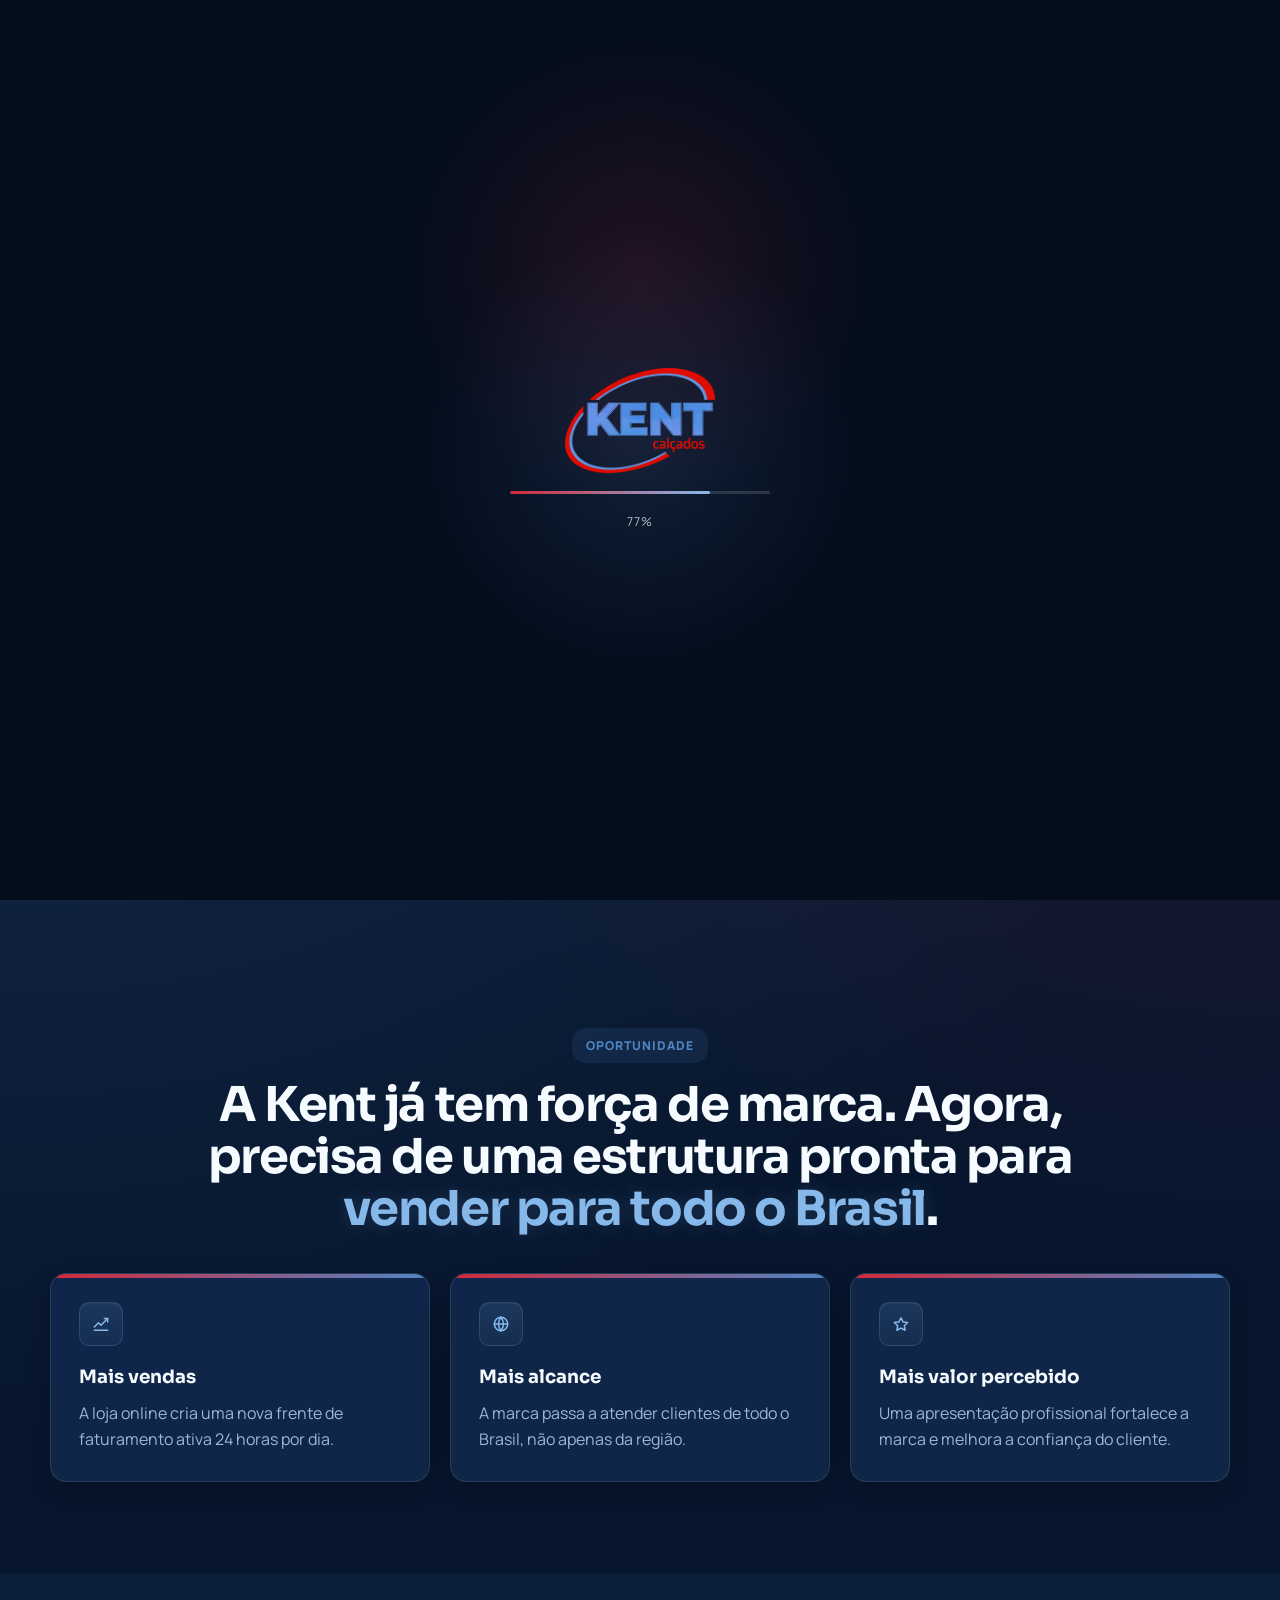
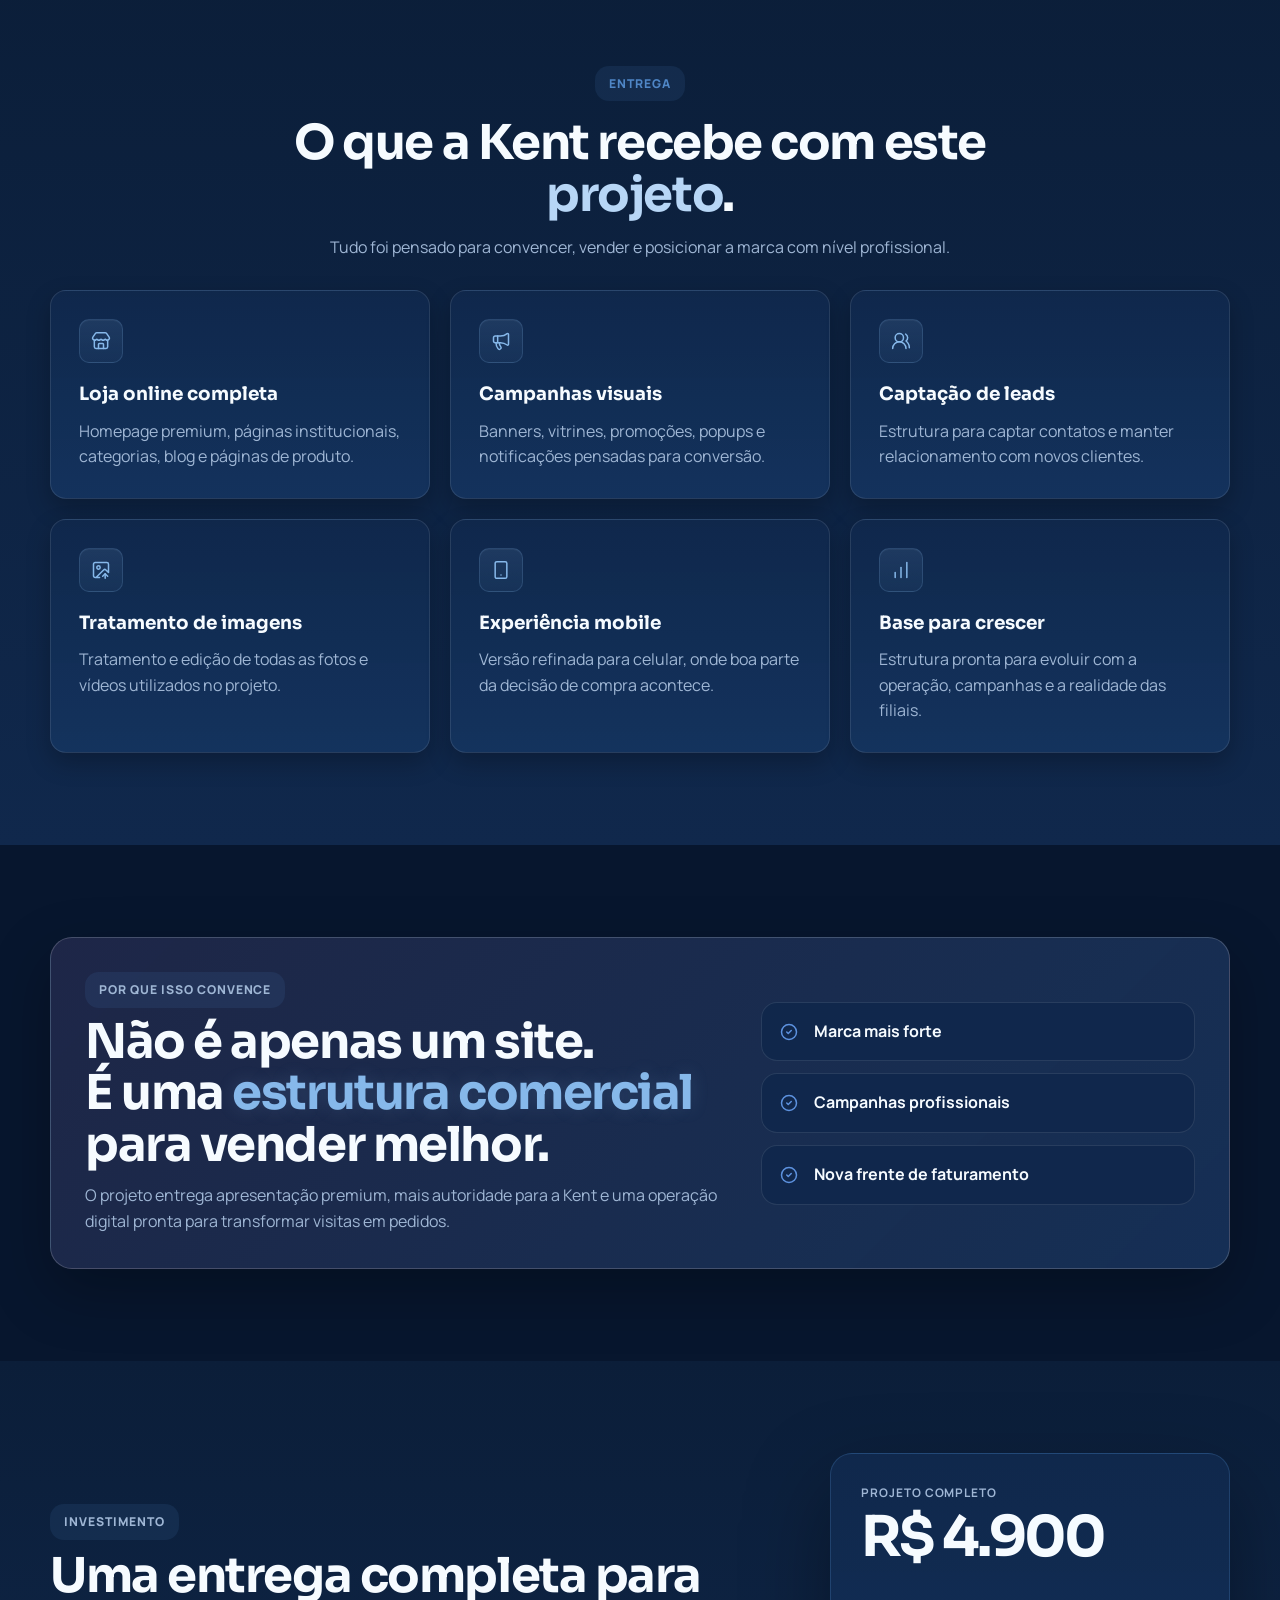
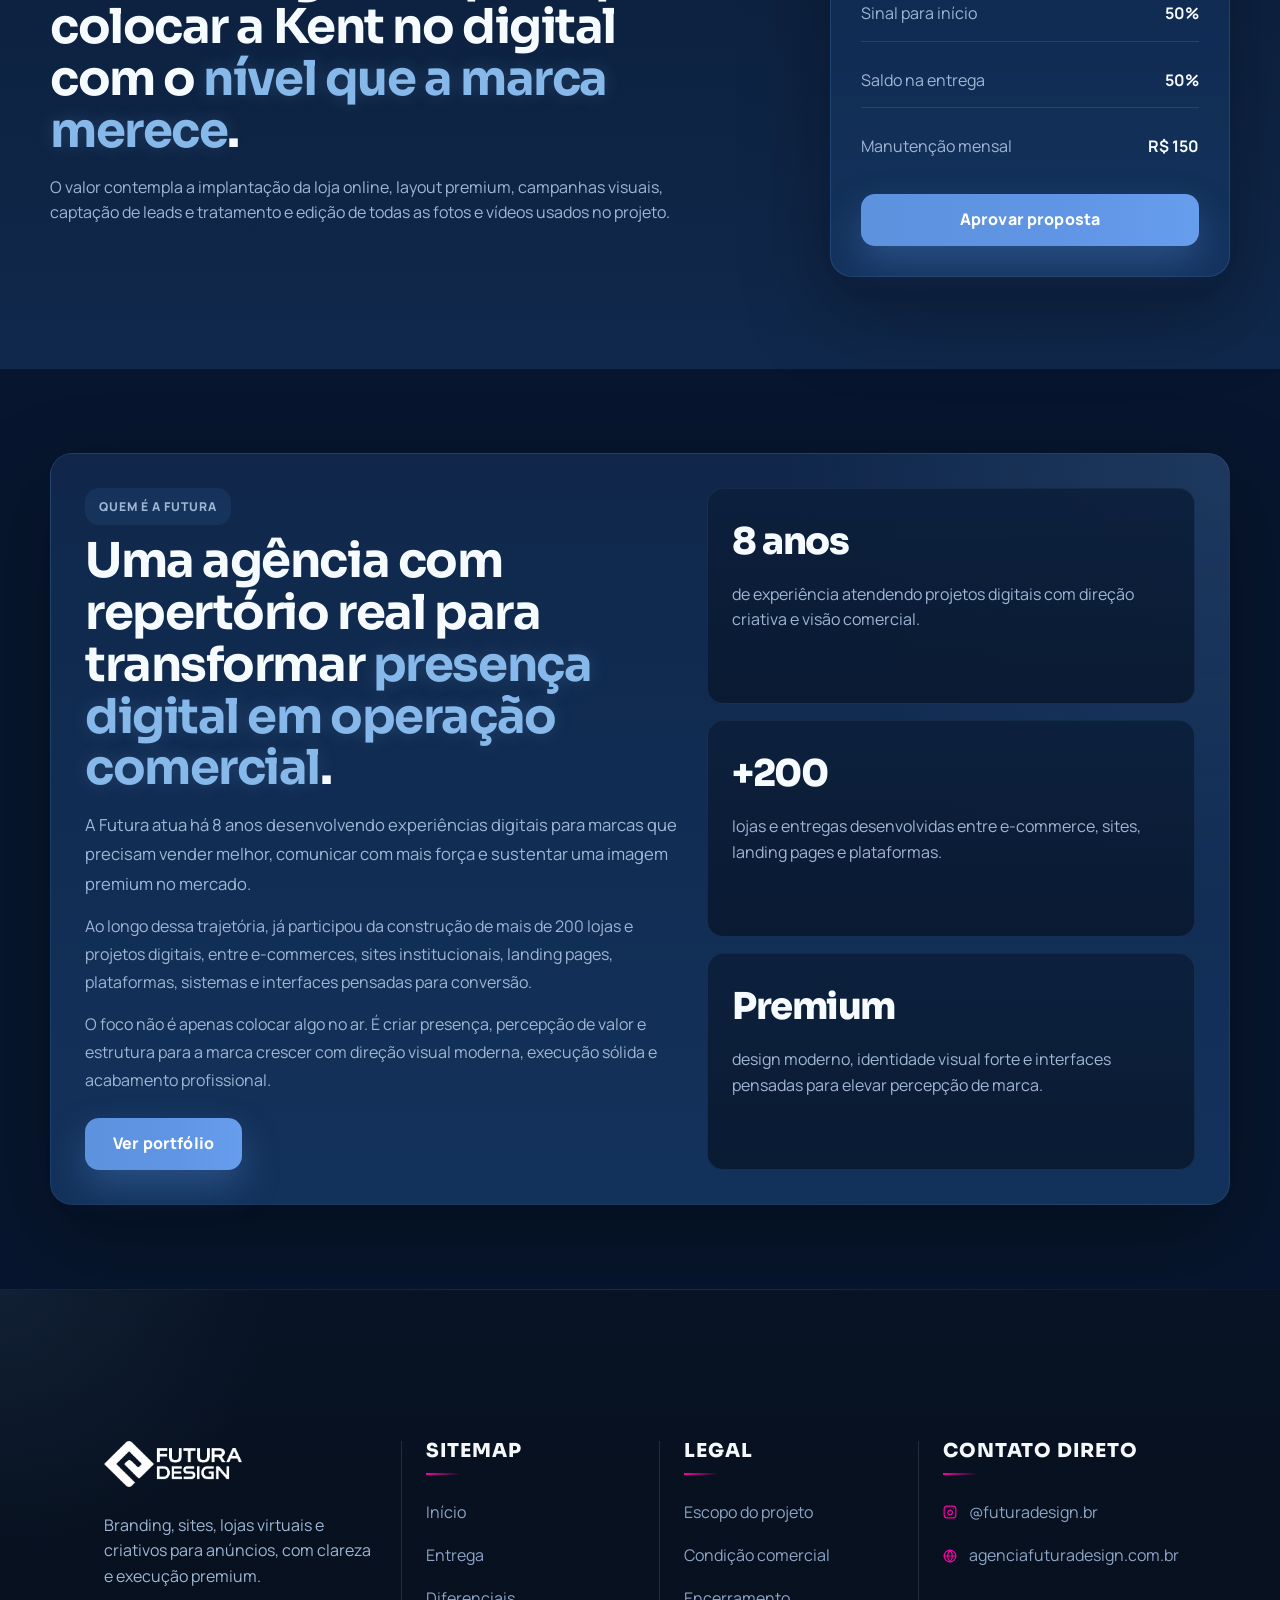
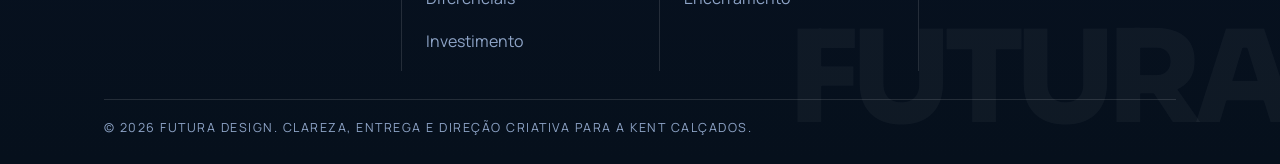
<file: index.html>
<!DOCTYPE html>
<html lang="pt-BR" data-theme="dark">
  <head>
    <meta charset="UTF-8" />
    <meta name="viewport" content="width=device-width, initial-scale=1.0" />
    <title>Kent Calçados • Proposta de Loja Online</title>
    <meta
      name="description"
      content="Proposta comercial da Futura para a criação do e-commerce da Kent Calçados, com estrutura premium para vender em todo o Brasil."
    />
    <link rel="icon" type="image/png" href="assets/logos/logokp.png" />
    <link rel="preconnect" href="https://fonts.googleapis.com" />
    <link rel="preconnect" href="https://fonts.gstatic.com" crossorigin />
    <link
      href="https://fonts.googleapis.com/css2?family=Manrope:wght@400;500;600;700;800&family=Sora:wght@600;700;800&display=swap"
      rel="stylesheet"
    />
    <link rel="stylesheet" href="styles.css" />
  </head>
  <body>
    <div class="page-loader" data-page-loader role="status" aria-live="polite" aria-label="Carregando proposta da Kent Calçados">
      <div class="page-loader-core" aria-hidden="true">
        <img class="page-loader-logo" data-loader-logo src="assets/logos/logokp.png" alt="" />
        <div class="page-loader-progress" aria-hidden="true">
          <span class="page-loader-progress-fill" data-loader-progress></span>
        </div>
        <p class="page-loader-progress-value" data-loader-progress-value>0%</p>
      </div>
    </div>

    <header class="hero" id="topo">
      <nav class="topbar container">
        <div class="brand">
          <img id="logo-img" class="brand-logo" src="assets/logos/logokp.png" alt="Logo Kent Calçados" width="220" height="60" />
        </div>
        <button
          class="mobile-menu-btn"
          type="button"
          aria-label="Abrir menu"
          aria-expanded="false"
          aria-controls="mobile-nav"
          data-mobile-menu-toggle
        >
          <svg viewBox="0 0 24 24" role="img" focusable="false" aria-hidden="true">
            <line x1="4" y1="7" x2="20" y2="7"></line>
            <line x1="4" y1="12" x2="20" y2="12"></line>
            <line x1="4" y1="17" x2="20" y2="17"></line>
          </svg>
        </button>
        <div class="topbar-actions">
          <a class="btn btn-outline" href="#entrega">Ver entrega</a>
        </div>
      </nav>

      <nav class="mobile-nav container" id="mobile-nav" hidden aria-label="Menu mobile">
        <a class="mobile-nav-link" href="#oportunidade" data-mobile-nav-link>Oportunidade</a>
        <a class="mobile-nav-link" href="#entrega" data-mobile-nav-link>Entrega</a>
        <a class="mobile-nav-link" href="#investimento" data-mobile-nav-link>Investimento</a>
      </nav>
      <div class="container hero-content">
        <div class="hero-copy">
          <p class="tag">Proposta comercial • Kent Calçados</p>
          <h1>A Kent pode transformar sua força local em <span class="text-highlight">vendas online para todo o Brasil</span>.</h1>
          <p class="subtitle">
            A proposta é simples: criar uma <span class="text-highlight-soft">loja online premium</span>, profissional e pronta para vender todos os dias, com aparência forte, campanhas bem apresentadas e uma experiência que valoriza a marca.
          </p>
          <div class="hero-cta">
            <a class="btn" href="#oportunidade">Ver oportunidade</a>
            <a class="btn btn-soft" href="#investimento">Ver investimento</a>
          </div>
        </div>
        <div class="hero-media" aria-hidden="true">
          <div class="proposal-preview">
            <div class="proposal-preview-header">
              <span class="proposal-preview-kicker">Resultado esperado</span>
              <strong>Uma <span class="text-highlight">operação digital</span> que vende, valoriza a marca e escala o faturamento.</strong>
            </div>
            <div class="proposal-preview-grid">
              <article>
                <span>24h</span>
                <h3>Venda contínua</h3>
                <p>A loja segue ativa mesmo quando o atendimento para.</p>
              </article>
              <article>
                <span>BR</span>
                <h3>Escala nacional</h3>
                <p>A Kent deixa de vender só localmente e amplia seu alcance.</p>
              </article>
              <article>
                <span>+</span>
                <h3>Mais valor</h3>
                <p>Layout premium e melhor percepção da marca.</p>
              </article>
              <article>
                <span>ROI</span>
                <h3>Mais conversão</h3>
                <p>Campanhas, vitrines e gatilhos pensados para vender.</p>
              </article>
            </div>
          </div>
        </div>
      </div>
    </header>

    <main>
      <section class="section container" id="oportunidade">
        <div class="section-heading">
          <p class="section-kicker">Oportunidade</p>
          <h2>A Kent já tem força de marca. Agora, precisa de uma estrutura pronta para <span class="text-highlight">vender para todo o Brasil</span>.</h2>
        </div>

        <div class="grid grid-3 summary-grid">
          <article class="card summary-card">
            <span class="card-icon" aria-hidden="true">
              <svg viewBox="0 0 24 24" focusable="false"><path d="M4 15.5 9 10.5l3 3 8-8"></path><path d="M16 5.5h4v4"></path><path d="M4 19.5h16"></path></svg>
            </span>
            <h3>Mais vendas</h3>
            <p>A loja online cria uma nova frente de faturamento ativa 24 horas por dia.</p>
          </article>
          <article class="card summary-card">
            <span class="card-icon" aria-hidden="true">
              <svg viewBox="0 0 24 24" focusable="false"><circle cx="12" cy="12" r="8"></circle><path d="M4 12h16"></path><path d="M12 4a12.4 12.4 0 0 1 0 16"></path><path d="M12 4a12.4 12.4 0 0 0 0 16"></path></svg>
            </span>
            <h3>Mais alcance</h3>
            <p>A marca passa a atender clientes de todo o Brasil, não apenas da região.</p>
          </article>
          <article class="card summary-card">
            <span class="card-icon" aria-hidden="true">
              <svg viewBox="0 0 24 24" focusable="false"><path d="M12 4.5 14.47 9.5 20 10.3l-4 3.9.94 5.3L12 16.9l-4.94 2.6.94-5.3-4-3.9 5.53-.8Z"></path></svg>
            </span>
            <h3>Mais valor percebido</h3>
            <p>Uma apresentação profissional fortalece a marca e melhora a confiança do cliente.</p>
          </article>
        </div>
      </section>

      <section class="section section-accent" id="entrega">
        <div class="container">
          <div class="section-heading section-heading--compact">
            <p class="section-kicker">Entrega</p>
            <h2>O que a Kent recebe com este <span class="text-highlight-soft">projeto</span>.</h2>
            <p class="section-lead">Tudo foi pensado para convencer, vender e posicionar a marca com nível profissional.</p>
          </div>

          <div class="grid grid-3 deliver-grid">
            <article class="card deliver-card">
              <span class="card-icon" aria-hidden="true">
                <svg class="lucide lucide-store" xmlns="http://www.w3.org/2000/svg" width="24" height="24" viewBox="0 0 24 24" fill="none" stroke="currentColor" stroke-width="2" stroke-linecap="round" stroke-linejoin="round" focusable="false"><path d="M15 21v-5a1 1 0 0 0-1-1h-4a1 1 0 0 0-1 1v5"></path><path d="M17.774 10.31a1.12 1.12 0 0 0-1.549 0 2.5 2.5 0 0 1-3.451 0 1.12 1.12 0 0 0-1.548 0 2.5 2.5 0 0 1-3.452 0 1.12 1.12 0 0 0-1.549 0 2.5 2.5 0 0 1-3.77-3.248l2.889-4.184A2 2 0 0 1 7 2h10a2 2 0 0 1 1.653.873l2.895 4.192a2.5 2.5 0 0 1-3.774 3.244"></path><path d="M4 10.95V19a2 2 0 0 0 2 2h12a2 2 0 0 0 2-2v-8.05"></path></svg>
              </span>
              <h3>Loja online completa</h3>
              <p>Homepage premium, páginas institucionais, categorias, blog e páginas de produto.</p>
            </article>
            <article class="card deliver-card">
              <span class="card-icon" aria-hidden="true">
                <svg class="lucide lucide-megaphone" xmlns="http://www.w3.org/2000/svg" width="24" height="24" viewBox="0 0 24 24" fill="none" stroke="currentColor" stroke-width="2" stroke-linecap="round" stroke-linejoin="round" focusable="false"><path d="M11 6a13 13 0 0 0 8.4-2.8A1 1 0 0 1 21 4v12a1 1 0 0 1-1.6.8A13 13 0 0 0 11 14H5a2 2 0 0 1-2-2V8a2 2 0 0 1 2-2z"></path><path d="M6 14a12 12 0 0 0 2.4 7.2 2 2 0 0 0 3.2-2.4A8 8 0 0 1 10 14"></path><path d="M8 6v8"></path></svg>
              </span>
              <h3>Campanhas visuais</h3>
              <p>Banners, vitrines, promoções, popups e notificações pensadas para conversão.</p>
            </article>
            <article class="card deliver-card">
              <span class="card-icon" aria-hidden="true">
                <svg class="lucide lucide-users-round" xmlns="http://www.w3.org/2000/svg" width="24" height="24" viewBox="0 0 24 24" fill="none" stroke="currentColor" stroke-width="2" stroke-linecap="round" stroke-linejoin="round" focusable="false"><path d="M18 21a8 8 0 0 0-16 0"></path><circle cx="10" cy="8" r="5"></circle><path d="M22 20c0-3.37-2-6.5-4-8a5 5 0 0 0-.45-8.3"></path></svg>
              </span>
              <h3>Captação de leads</h3>
              <p>Estrutura para captar contatos e manter relacionamento com novos clientes.</p>
            </article>
            <article class="card deliver-card">
              <span class="card-icon" aria-hidden="true">
                <svg class="lucide lucide-image-up" xmlns="http://www.w3.org/2000/svg" width="24" height="24" viewBox="0 0 24 24" fill="none" stroke="currentColor" stroke-width="2" stroke-linecap="round" stroke-linejoin="round" focusable="false"><path d="M10.3 21H5a2 2 0 0 1-2-2V5a2 2 0 0 1 2-2h14a2 2 0 0 1 2 2v10l-3.1-3.1a2 2 0 0 0-2.814.014L6 21"></path><path d="m14 19.5 3-3 3 3"></path><path d="M17 22v-5.5"></path><circle cx="9" cy="9" r="2"></circle></svg>
              </span>
              <h3>Tratamento de imagens</h3>
              <p>Tratamento e edição de todas as fotos e vídeos utilizados no projeto.</p>
            </article>
            <article class="card deliver-card">
              <span class="card-icon" aria-hidden="true">
                <svg class="lucide lucide-smartphone" xmlns="http://www.w3.org/2000/svg" width="24" height="24" viewBox="0 0 24 24" fill="none" stroke="currentColor" stroke-width="2" stroke-linecap="round" stroke-linejoin="round" focusable="false"><rect width="14" height="20" x="5" y="2" rx="2" ry="2"></rect><path d="M12 18h.01"></path></svg>
              </span>
              <h3>Experiência mobile</h3>
              <p>Versão refinada para celular, onde boa parte da decisão de compra acontece.</p>
            </article>
            <article class="card deliver-card">
              <span class="card-icon" aria-hidden="true">
                <svg class="lucide lucide-chart-no-axes-column-increasing" xmlns="http://www.w3.org/2000/svg" width="24" height="24" viewBox="0 0 24 24" fill="none" stroke="currentColor" stroke-width="2" stroke-linecap="round" stroke-linejoin="round" focusable="false"><path d="M5 21v-6"></path><path d="M12 21V9"></path><path d="M19 21V3"></path></svg>
              </span>
              <h3>Base para crescer</h3>
              <p>Estrutura pronta para evoluir com a operação, campanhas e a realidade das filiais.</p>
            </article>
          </div>
        </div>
      </section>

      <section class="section container" id="diferenciais">
        <div class="cta-band">
          <div>
            <p class="section-kicker">Por que isso convence</p>
            <h2>Não é apenas <span class="mobile-second-line">um site.</span><br class="desktop-break">É uma <span class="text-highlight">estrutura comercial</span> para vender melhor.</h2>
            <p>
              O projeto entrega apresentação premium, mais autoridade para a Kent e uma operação digital pronta para transformar visitas em pedidos.
            </p>
          </div>
          <ul class="cta-points">
            <li>Marca mais forte</li>
            <li>Campanhas profissionais</li>
            <li>Nova frente de faturamento</li>
          </ul>
        </div>
      </section>

      <section class="section section-accent" id="investimento">
        <div class="container investment-wrap">
          <div class="investment-copy">
            <p class="section-kicker">Investimento</p>
            <h2>Uma entrega completa para colocar a Kent no digital com o <span class="text-highlight">nível que a marca merece</span>.</h2>
            <p>
              O valor contempla a implantação da loja online, layout premium, campanhas visuais, captação de leads e tratamento e edição de todas as fotos e vídeos usados no projeto.
            </p>
          </div>

          <div class="investment-card">
            <div class="investment-price">
              <span>Projeto completo</span>
              <strong>R$ 4.900</strong>
            </div>
            <ul class="investment-list">
              <li><span>Sinal para início</span><strong>50%</strong></li>
              <li><span>Saldo na entrega</span><strong>50%</strong></li>
              <li><span>Manutenção mensal</span><strong>R$ 150</strong></li>
            </ul>
            <a class="btn investment-btn" href="#rodape-kent">Aprovar proposta</a>
          </div>
        </div>
      </section>

      <section class="section container futura-section" id="futura">
        <div class="futura-panel">
          <div class="futura-copy">
            <p class="section-kicker">Quem é a Futura</p>
            <h2>Uma agência com repertório real para transformar <span class="text-highlight">presença digital em operação comercial</span>.</h2>
            <p class="futura-lead">A Futura atua há 8 anos desenvolvendo experiências digitais para marcas que precisam vender melhor, comunicar com mais força e sustentar uma imagem premium no mercado.</p>
            <p>Ao longo dessa trajetória, já participou da construção de mais de 200 lojas e projetos digitais, entre e-commerces, sites institucionais, landing pages, plataformas, sistemas e interfaces pensadas para conversão.</p>
            <p>O foco não é apenas colocar algo no ar. É criar presença, percepção de valor e estrutura para a marca crescer com direção visual moderna, execução sólida e acabamento profissional.</p>
            <div class="futura-cta">
              <a class="btn" href="https://agenciafuturadesign.com.br" target="_blank" rel="noreferrer noopener">Ver portfólio</a>
            </div>
          </div>

          <div class="futura-proof" aria-label="Credenciais da Futura">
            <article class="futura-stat-card">
              <span class="futura-stat-value">8 anos</span>
              <p class="futura-stat-label">de experiência atendendo projetos digitais com direção criativa e visão comercial.</p>
            </article>
            <article class="futura-stat-card">
              <span class="futura-stat-value">+200</span>
              <p class="futura-stat-label">lojas e entregas desenvolvidas entre e-commerce, sites, landing pages e plataformas.</p>
            </article>
            <article class="futura-stat-card">
              <span class="futura-stat-value">Premium</span>
              <p class="futura-stat-label">design moderno, identidade visual forte e interfaces pensadas para elevar percepção de marca.</p>
            </article>
          </div>
        </div>
      </section>
    </main>

    <footer class="footer" id="rodape-kent">
      <div class="container footer-shell">
        <div class="footer-grid">
          <section class="footer-brand-column" aria-label="Futura Design">
            <img class="footer-agency-logo" src="assets/logos/logofb.png" alt="Futura Design" />
            <p class="footer-tagline">Branding, sites, lojas virtuais e criativos para anúncios, com clareza e execução premium.</p>
          </section>

          <nav class="footer-column" aria-label="Sitemap">
            <p class="footer-heading">Sitemap</p>
            <a class="footer-link" href="#topo">Início</a>
            <a class="footer-link" href="#entrega">Entrega</a>
            <a class="footer-link" href="#diferenciais">Diferenciais</a>
            <a class="footer-link" href="#investimento">Investimento</a>
          </nav>

          <section class="footer-column" aria-label="Proposta">
            <p class="footer-heading">Legal</p>
            <a class="footer-link" href="#entrega">Escopo do projeto</a>
            <a class="footer-link" href="#investimento">Condição comercial</a>
            <a class="footer-link" href="#rodape-kent">Encerramento</a>
          </section>

          <section class="footer-column footer-column--contact" aria-label="Contato direto">
            <p class="footer-heading">Contato direto</p>
            <a class="footer-link footer-link--contact" href="https://instagram.com/futuradesign.br" target="_blank" rel="noreferrer noopener">
              <span class="footer-link-icon" aria-hidden="true">
                <svg viewBox="0 0 24 24" focusable="false"><rect x="2" y="2" width="20" height="20" rx="5" ry="5"></rect><path d="M16 11.37a4 4 0 1 1-7.75 1.26 4 4 0 0 1 7.75-1.26z"></path><path d="M17.5 6.5h.01"></path></svg>
              </span>
              <span>@futuradesign.br</span>
            </a>
            <a class="footer-link footer-link--contact" href="https://agenciafuturadesign.com.br" target="_blank" rel="noreferrer noopener">
              <span class="footer-link-icon" aria-hidden="true">
                <svg viewBox="0 0 24 24" focusable="false"><circle cx="12" cy="12" r="10"></circle><path d="M2 12h20"></path><path d="M12 2a15.3 15.3 0 0 1 4 10 15.3 15.3 0 0 1-4 10 15.3 15.3 0 0 1-4-10 15.3 15.3 0 0 1 4-10z"></path></svg>
              </span>
              <span>agenciafuturadesign.com.br</span>
            </a>
          </section>
        </div>
        <div class="footer-bottom">
          <p>© 2026 FUTURA DESIGN. Clareza, entrega e direção criativa para a Kent Calçados.</p>
        </div>
      </div>
    </footer>

    <script src="script.js"></script>
  </body>
</html>
</file>
<file: styles.css>
:root {
  --bg: #07162e;
  --bg-strong: #040d1c;
  --surface: rgba(12, 31, 60, 0.88);
  --surface-strong: #10284c;
  --surface-soft: #14345f;
  --text: #dbe9fb;
  --text-heading: #f6fbff;
  --muted: #9fb6d4;
  --primary: #d62839;
  --primary-dark: #8f1020;
  --primary-light: #ef4456;
  --secondary: #4f86c6;
  --secondary-soft: #86b8ea;
  --line: rgba(255, 255, 255, 0.1);
  --line-strong: rgba(255, 255, 255, 0.18);
  --hero-glow-1: rgba(214, 40, 57, 0.22);
  --hero-glow-2: rgba(105, 170, 241, 0.2);
  --section-accent-bg: linear-gradient(180deg, #0b1e39 0%, #10284c 100%);
  --accent-gradient: linear-gradient(135deg, var(--primary) 0%, var(--secondary) 100%);
  --cta-gradient: linear-gradient(90deg, #5d92df 0%, #5f95e4 58%, #679ded 100%);
  --shadow-sm: 0 10px 24px rgba(0, 0, 0, 0.24);
  --shadow-md: 0 22px 60px rgba(0, 0, 0, 0.28);
  --shadow-lg: 0 32px 84px rgba(0, 0, 0, 0.34);
  --radius-sm: 10px;
  --radius-md: 16px;
  --radius-lg: 22px;
}

* {
  box-sizing: border-box;
}

html {
  scroll-behavior: smooth;
  overflow-x: hidden;
}

body {
  margin: 0;
  min-width: 320px;
  overflow-x: hidden;
  background:
    radial-gradient(circle at top left, var(--hero-glow-2) 0%, transparent 28%),
    radial-gradient(circle at top right, var(--hero-glow-1) 0%, transparent 24%),
    var(--bg);
  color: var(--text);
  font-family: "Manrope", "Segoe UI", sans-serif;
  line-height: 1.6;
}

body.is-loading {
  overflow: hidden;
}

button,
a {
  font: inherit;
}

img {
  max-width: 100%;
  display: block;
}

button {
  border: 0;
  background: none;
}

.container {
  width: min(1180px, calc(100vw - 40px));
  margin: 0 auto;
}

.page-loader {
  --loader-progress: 0%;
  position: fixed;
  inset: 0;
  z-index: 999;
  display: grid;
  place-items: center;
  background:
    radial-gradient(circle at center, rgba(79, 134, 198, 0.16) 0%, transparent 28%),
    radial-gradient(circle at 50% 30%, rgba(214, 40, 57, 0.14) 0%, transparent 26%),
    var(--bg-strong);
  transition: opacity 0.8s cubic-bezier(0.22, 1, 0.36, 1), visibility 0.8s cubic-bezier(0.22, 1, 0.36, 1);
}

.page-loader.is-hidden {
  opacity: 0;
  visibility: hidden;
  pointer-events: none;
}

.page-loader-core {
  width: min(260px, 78vw);
  display: grid;
  gap: 18px;
  place-items: center;
  transform: translateY(0) scale(1);
  transition: transform 0.8s cubic-bezier(0.22, 1, 0.36, 1), opacity 0.8s cubic-bezier(0.22, 1, 0.36, 1);
}

.page-loader.is-hidden .page-loader-core {
  opacity: 0;
  transform: translateY(12px) scale(0.97);
}

.page-loader-logo {
  width: clamp(110px, 16vw, 150px);
  animation: pulse 1.5s ease-in-out infinite;
}

.page-loader-progress {
  width: 100%;
  height: 3px;
  border-radius: 999px;
  background: rgba(255, 255, 255, 0.14);
  overflow: hidden;
}

.page-loader-progress-fill {
  display: block;
  width: var(--loader-progress);
  height: 100%;
  border-radius: inherit;
  background: linear-gradient(90deg, var(--primary), var(--secondary-soft));
  transition: width 0.12s linear;
}

.page-loader-progress-value {
  margin: 0;
  color: rgba(255, 255, 255, 0.72);
  font-size: 0.76rem;
  letter-spacing: 0.08em;
  text-transform: uppercase;
}

.hero {
  position: relative;
  overflow: clip;
  padding-bottom: 34px;
}

.hero::before,
.hero::after {
  content: none;
}

.topbar {
  position: relative;
  z-index: 5;
  display: flex;
  align-items: center;
  justify-content: space-between;
  gap: 16px;
  padding: 24px 0 10px;
}

.brand {
  display: flex;
  align-items: center;
}

.brand-logo {
  height: 64px;
  width: auto;
  max-width: 240px;
  object-fit: contain;
}

.topbar-actions {
  display: flex;
  align-items: center;
  gap: 10px;
}

.mobile-menu-btn {
  color: var(--text-heading);
}

.mobile-menu-btn {
  display: none;
  align-items: center;
  justify-content: center;
  width: 48px;
  height: 48px;
  border-radius: var(--radius-sm);
  border: 1px solid var(--line);
  background: color-mix(in srgb, var(--surface) 88%, transparent);
  box-shadow: var(--shadow-sm);
  cursor: pointer;
}

.mobile-menu-btn svg {
  width: 20px;
  height: 20px;
  stroke: currentColor;
  fill: none;
  stroke-width: 2;
  stroke-linecap: round;
  stroke-linejoin: round;
}

.mobile-menu-btn.is-open {
  border-color: var(--primary);
  color: var(--primary);
}

.mobile-nav {
  display: none;
  position: relative;
  z-index: 4;
}

.mobile-nav.is-open {
  display: grid;
  gap: 10px;
  margin-top: 10px;
  padding: 16px;
  border-radius: var(--radius-md);
  border: 1px solid var(--line);
  background: color-mix(in srgb, var(--surface-strong) 92%, transparent);
  box-shadow: var(--shadow-md);
}

.mobile-nav-link {
  padding: 11px 14px;
  border-radius: var(--radius-sm);
  text-decoration: none;
  color: var(--text-heading);
  font-weight: 700;
}

.mobile-nav-link:hover,
.mobile-nav-link:focus-visible {
  background: var(--surface-soft);
  color: var(--primary);
}

.hero-content {
  position: relative;
  z-index: 2;
  display: grid;
  grid-template-columns: minmax(0, 1.04fr) minmax(320px, 0.96fr);
  gap: 34px;
  align-items: center;
  min-height: calc(100svh - 96px);
  padding: 44px 0 84px;
}

.hero-copy {
  max-width: 660px;
}

.tag,
.section-kicker {
  display: inline-flex;
  align-items: center;
  gap: 8px;
  margin: 0 0 16px;
  padding: 8px 14px;
  border-radius: 14px;
  background: rgba(79, 134, 198, 0.12);
  color: var(--secondary);
  font-size: 0.76rem;
  font-weight: 800;
  letter-spacing: 0.08em;
  text-transform: uppercase;
}

h1,
h2,
h3 {
  margin: 0;
  color: var(--text-heading);
  font-family: "Sora", "Segoe UI", sans-serif;
}

.text-highlight,
.text-highlight-soft {
  color: var(--secondary-soft);
}

.text-highlight {
  text-shadow: 0 0 18px rgba(134, 184, 234, 0.18);
}

.text-highlight-soft {
  color: #b7d6f6;
}

h1 {
  font-size: clamp(2.5rem, 5vw, 4.7rem);
  line-height: 0.98;
  letter-spacing: -0.04em;
  max-width: 11ch;
}

.subtitle {
  margin: 20px 0 0;
  max-width: 620px;
  font-size: 1.08rem;
  color: var(--muted);
}

.hero-cta {
  display: flex;
  flex-wrap: wrap;
  gap: 14px;
  margin-top: 30px;
}

.btn {
  display: inline-flex;
  align-items: center;
  justify-content: center;
  position: relative;
  overflow: hidden;
  isolation: isolate;
  min-height: 52px;
  padding: 0 28px;
  border-radius: 14px;
  text-decoration: none;
  background: var(--cta-gradient);
  color: #ffffff;
  font-weight: 800;
  letter-spacing: 0.01em;
  box-shadow: 0 16px 36px rgba(86, 137, 212, 0.34);
  transition: transform 0.22s ease, box-shadow 0.22s ease, border-color 0.22s ease, color 0.22s ease, background 0.22s ease;
}

.btn::after {
  content: "";
  position: absolute;
  top: -55%;
  bottom: -55%;
  left: -42%;
  width: 46%;
  background: linear-gradient(90deg, rgba(255, 255, 255, 0) 0%, rgba(255, 255, 255, 0.08) 18%, rgba(255, 255, 255, 0.38) 50%, rgba(255, 255, 255, 0.08) 82%, rgba(255, 255, 255, 0) 100%);
  filter: blur(14px);
  transform: translateX(-220%) skewX(-20deg);
  animation: button-sheen 6.8s ease-in-out infinite;
  animation-play-state: paused;
  opacity: 0;
  pointer-events: none;
}

body.page-ready .btn::after {
  animation-play-state: running;
}

.btn:hover,
.btn:focus-visible {
  transform: translateY(-2px);
  box-shadow: 0 22px 40px rgba(86, 137, 212, 0.42);
}

.btn-outline,
.btn-soft {
  background: transparent;
  color: var(--text-heading);
  border: 1px solid var(--line);
  box-shadow: var(--shadow-sm);
}

.btn-outline::after,
.btn-soft::after {
  content: none;
}

.btn-outline:hover,
.btn-outline:focus-visible,
.btn-soft:hover,
.btn-soft:focus-visible {
  color: var(--primary);
  border-color: rgba(214, 40, 57, 0.28);
  box-shadow: var(--shadow-md);
}

.hero-media {
  display: flex;
  justify-content: flex-end;
}

.proposal-preview {
  width: min(100%, 540px);
  padding: 26px;
  border-radius: var(--radius-lg);
  border: 1px solid var(--line);
  background: linear-gradient(180deg, color-mix(in srgb, var(--surface-strong) 96%, transparent) 0%, color-mix(in srgb, var(--surface) 98%, transparent) 100%);
  box-shadow: var(--shadow-lg);
  backdrop-filter: blur(14px);
}

.proposal-preview-header {
  display: grid;
  gap: 8px;
  margin-bottom: 18px;
}

.proposal-preview-kicker {
  color: var(--primary);
  font-size: 0.74rem;
  font-weight: 800;
  letter-spacing: 0.08em;
  text-transform: uppercase;
}

.proposal-preview-header strong {
  font-size: 1.34rem;
  line-height: 1.22;
  color: var(--text-heading);
}

.proposal-preview-grid {
  display: grid;
  grid-template-columns: repeat(2, minmax(0, 1fr));
  gap: 14px;
}

.proposal-preview-grid article {
  min-height: 150px;
  padding: 18px;
  border-radius: var(--radius-md);
  background: linear-gradient(180deg, var(--surface-soft) 0%, color-mix(in srgb, var(--surface-strong) 92%, transparent) 100%);
  border: 1px solid var(--line);
}

.proposal-preview-grid span {
  display: inline-flex;
  align-items: center;
  justify-content: center;
  width: 38px;
  height: 38px;
  margin-bottom: 14px;
  border-radius: 999px;
  background: var(--accent-gradient);
  color: #ffffff;
  font-size: 0.82rem;
  font-weight: 800;
}

.proposal-preview-grid h3 {
  font-size: 1rem;
  margin-bottom: 8px;
}

.proposal-preview-grid p {
  margin: 0;
  color: var(--muted);
  font-size: 0.94rem;
}

.section {
  padding: 92px 0;
}

.section-accent {
  position: relative;
  background: var(--section-accent-bg);
}

.section-heading {
  max-width: 880px;
  margin: 0 auto 38px;
  text-align: center;
}

.section-heading--compact {
  margin-bottom: 30px;
}

h2 {
  font-size: clamp(2rem, 3.8vw, 3rem);
  line-height: 1.08;
  letter-spacing: -0.03em;
}

.section-lead {
  margin: 14px auto 0;
  max-width: 680px;
  color: var(--muted);
  font-size: 1rem;
}

.grid {
  display: grid;
  gap: 20px;
}

.grid-3 {
  grid-template-columns: repeat(3, minmax(0, 1fr));
}

.card {
  height: 100%;
  padding: 28px;
  border-radius: var(--radius-md);
  border: 1px solid var(--line);
  background: color-mix(in srgb, var(--surface-strong) 94%, transparent);
  box-shadow: var(--shadow-sm);
  transition: transform 0.22s ease, box-shadow 0.22s ease, border-color 0.22s ease;
}

.card:hover,
.card:focus-within {
  transform: translateY(-4px);
  border-color: rgba(79, 134, 198, 0.26);
  box-shadow: var(--shadow-md);
}

.card h3 {
  font-size: 1.15rem;
  margin-bottom: 10px;
}

.card-icon {
  display: inline-flex;
  align-items: center;
  justify-content: center;
  width: 44px;
  height: 44px;
  margin-bottom: 16px;
  border-radius: var(--radius-sm);
  border: 1px solid rgba(134, 184, 234, 0.18);
  background: linear-gradient(180deg, rgba(134, 184, 234, 0.12) 0%, rgba(134, 184, 234, 0.05) 100%);
  box-shadow: inset 0 1px 0 rgba(255, 255, 255, 0.04);
}

.card-icon svg {
  width: 20px;
  height: 20px;
  stroke: var(--secondary-soft);
  fill: none;
  stroke-width: 1.8;
  stroke-linecap: round;
  stroke-linejoin: round;
}

.card p,
.cta-band p,
.investment-copy p,
.footer-tagline,
.footer-bottom p {
  margin: 0;
  color: var(--muted);
}

.summary-card {
  position: relative;
  overflow: hidden;
}

.summary-card::after {
  content: "";
  position: absolute;
  top: 0;
  left: 0;
  width: 100%;
  height: 4px;
  background: var(--accent-gradient);
}

.deliver-card {
  background: linear-gradient(180deg, color-mix(in srgb, var(--surface-strong) 96%, transparent) 0%, color-mix(in srgb, var(--surface-soft) 92%, transparent) 100%);
}

.cta-band {
  display: grid;
  grid-template-columns: minmax(0, 1.2fr) minmax(240px, 0.8fr);
  gap: 24px;
  align-items: center;
  padding: 34px;
  border-radius: var(--radius-lg);
  border: 1px solid var(--line-strong);
  background: linear-gradient(135deg, rgba(214, 40, 57, 0.08) 0%, rgba(79, 134, 198, 0.1) 100%), color-mix(in srgb, var(--surface-strong) 90%, transparent);
  box-shadow: var(--shadow-md);
}

.cta-band h2 {
  text-align: left;
  margin-top: 8px;
  margin-bottom: 12px;
}

.mobile-second-line {
  display: inline;
}

.desktop-break {
  display: inline;
}

.cta-points {
  list-style: none;
  margin: 0;
  padding: 0;
  display: grid;
  gap: 12px;
}

.cta-points li {
  position: relative;
  padding: 16px 18px 16px 52px;
  border-radius: var(--radius-md);
  background: color-mix(in srgb, var(--surface-strong) 94%, transparent);
  border: 1px solid var(--line);
  color: var(--text-heading);
  font-weight: 700;
}

.cta-points li::before {
  content: "";
  position: absolute;
  left: 18px;
  top: 50%;
  width: 18px;
  height: 18px;
  transform: translateY(-50%);
  background-image: url("data:image/svg+xml,%3Csvg xmlns='http://www.w3.org/2000/svg' width='24' height='24' viewBox='0 0 24 24' fill='none' stroke='%235d92df' stroke-width='2' stroke-linecap='round' stroke-linejoin='round'%3E%3Ccircle cx='12' cy='12' r='10'/%3E%3Cpath d='m9 12 2 2 4-4'/%3E%3C/svg%3E");
  background-repeat: no-repeat;
  background-position: center;
  background-size: contain;
}

.investment-wrap {
  display: grid;
  grid-template-columns: minmax(0, 1fr) minmax(310px, 400px);
  gap: 28px;
  align-items: center;
}

.investment-copy {
  max-width: 660px;
}

.investment-copy h2 {
  text-align: left;
  margin-top: 10px;
  margin-bottom: 18px;
}

.investment-card {
  padding: 30px;
  border-radius: var(--radius-lg);
  border: 1px solid rgba(79, 134, 198, 0.26);
  background: linear-gradient(180deg, color-mix(in srgb, var(--surface-strong) 97%, transparent) 0%, color-mix(in srgb, var(--surface-soft) 93%, transparent) 100%);
  box-shadow: var(--shadow-lg);
}

.investment-price {
  display: grid;
  gap: 6px;
  margin-bottom: 22px;
}

.investment-price span {
  color: var(--muted);
  font-weight: 700;
  text-transform: uppercase;
  letter-spacing: 0.08em;
  font-size: 0.74rem;
}

.investment-price strong {
  color: var(--text-heading);
  font-family: "Sora", "Segoe UI", sans-serif;
  font-size: clamp(2.4rem, 5vw, 3.5rem);
  line-height: 1;
  letter-spacing: -0.05em;
}

.investment-list {
  list-style: none;
  margin: 0;
  padding: 0;
  display: grid;
  gap: 12px;
}

.investment-list li {
  display: flex;
  align-items: center;
  justify-content: space-between;
  gap: 14px;
  padding: 14px 0;
  border-bottom: 1px solid var(--line);
  color: var(--muted);
}

.investment-list li:last-child {
  border-bottom: 0;
}

.investment-list strong {
  color: var(--text-heading);
}

.investment-btn {
  width: 100%;
  margin-top: 20px;
}

.futura-section {
  padding-top: 84px;
  padding-bottom: 84px;
}

.futura-panel {
  display: grid;
  grid-template-columns: minmax(0, 1.1fr) minmax(280px, 0.9fr);
  gap: 26px;
  padding: 34px;
  border-radius: var(--radius-lg);
  border: 1px solid rgba(79, 134, 198, 0.18);
  background:
    radial-gradient(circle at top right, rgba(134, 184, 234, 0.12) 0%, rgba(134, 184, 234, 0) 32%),
    linear-gradient(180deg, color-mix(in srgb, var(--surface-strong) 96%, transparent) 0%, color-mix(in srgb, var(--surface-soft) 94%, transparent) 100%);
  box-shadow: var(--shadow-lg);
}

.futura-copy h2 {
  text-align: left;
  margin-top: 10px;
  margin-bottom: 16px;
}

.futura-copy p {
  margin: 0;
  color: var(--muted);
  line-height: 1.75;
}

.futura-copy p + p {
  margin-top: 14px;
}

.futura-lead {
  color: var(--text-heading);
  font-size: 1.04rem;
}

.futura-cta {
  margin-top: 24px;
}

.futura-proof {
  display: grid;
  gap: 16px;
}

.futura-stat-card {
  padding: 24px;
  border-radius: var(--radius-md);
  border: 1px solid rgba(79, 134, 198, 0.16);
  background: linear-gradient(180deg, rgba(12, 31, 59, 0.92) 0%, rgba(10, 26, 49, 0.96) 100%);
}

.futura-stat-value {
  display: block;
  margin-bottom: 10px;
  color: var(--text-heading);
  font-family: "Sora", "Segoe UI", sans-serif;
  font-size: clamp(1.7rem, 3vw, 2.3rem);
  font-weight: 800;
  letter-spacing: -0.04em;
}

.futura-stat-label {
  margin: 0;
  color: var(--muted);
  line-height: 1.6;
}

.footer {
  position: relative;
  padding: 56px 0 0;
  overflow: hidden;
  background:
    radial-gradient(circle at top left, rgba(134, 184, 234, 0.08) 0%, rgba(134, 184, 234, 0) 20%),
    linear-gradient(180deg, #081325 0%, #071120 42%, #06101c 100%);
}

.footer-shell {
  padding: 96px 54px 26px;
  position: relative;
  border-radius: 0;
  background: transparent;
  border: 0;
  box-shadow: none;
}

.footer::before {
  content: "";
  position: absolute;
  inset: 0 0 auto 0;
  height: 1px;
  background: linear-gradient(90deg, rgba(255, 255, 255, 0.02) 0%, rgba(255, 0, 168, 0.32) 50%, rgba(255, 255, 255, 0.02) 100%);
}

.footer::after {
  content: "FUTURA";
  position: absolute;
  right: -8px;
  bottom: -18px;
  color: rgba(255, 255, 255, 0.04);
  font-family: "Sora", "Segoe UI", sans-serif;
  font-size: clamp(4rem, 10vw, 8rem);
  font-weight: 800;
  letter-spacing: -0.06em;
  pointer-events: none;
}

.footer-grid {
  display: grid;
  grid-template-columns: minmax(240px, 1.15fr) repeat(3, minmax(180px, 1fr));
  gap: 0;
  align-items: start;
}

.footer-brand-column,
.footer-column {
  position: relative;
  min-height: 230px;
  padding: 0 26px 0 0;
}

.footer-column {
  padding: 0 26px 0 24px;
  border-left: 1px solid rgba(255, 255, 255, 0.12);
}

.footer-agency-logo {
  width: min(100%, 138px);
  height: auto;
  margin-bottom: 26px;
  object-fit: contain;
}

.footer-logo {
  height: 54px;
  width: auto;
  margin-bottom: 14px;
}

.footer-heading {
  margin: 0 0 26px;
  color: #f5f7fb;
  font-family: "Sora", "Segoe UI", sans-serif;
  font-weight: 800;
  text-transform: uppercase;
  letter-spacing: 0.05em;
  font-size: clamp(1.05rem, 1.5vw, 1.2rem);
  line-height: 1.05;
}

.footer-heading::after {
  content: "";
  display: block;
  width: 34px;
  height: 2px;
  margin-top: 12px;
  background: linear-gradient(90deg, #ff00a8 0%, rgba(255, 0, 168, 0) 100%);
}

.footer-link {
  display: block;
  margin: 0;
  color: #8ea4c7;
  text-decoration: none;
  font-size: 1rem;
  line-height: 1.45;
  transition: color 0.2s ease, transform 0.2s ease;
}

.footer-link + .footer-link {
  margin-top: 20px;
}

.footer-link:hover,
.footer-link:focus-visible {
  color: #d6e4ff;
  transform: translateX(2px);
}

.footer-link--contact {
  display: flex;
  align-items: center;
  gap: 12px;
}

.footer-link-icon {
  flex: 0 0 14px;
  width: 14px;
  height: 14px;
  display: inline-flex;
  align-items: center;
  justify-content: center;
}

.footer-link-icon svg {
  width: 14px;
  height: 14px;
  stroke: #ff00a8;
  fill: none;
  stroke-width: 2;
  stroke-linecap: round;
  stroke-linejoin: round;
}

.footer-points {
  list-style: none;
  margin: 0;
  padding: 0;
  display: grid;
  gap: 12px;
}

.footer-bottom {
  position: relative;
  z-index: 1;
  margin-top: 28px;
  padding-top: 18px;
  border-top: 1px solid rgba(255, 255, 255, 0.12);
  display: flex;
  align-items: center;
  justify-content: flex-start;
  gap: 16px;
  flex-wrap: wrap;
}

.footer-bottom p {
  color: #8ea4c7;
  font-size: 0.78rem;
  letter-spacing: 0.12em;
  text-transform: uppercase;
}

@keyframes pulse {
  0%,
  100% {
    transform: scale(0.98);
    opacity: 0.9;
  }

  50% {
    transform: scale(1.04);
    opacity: 1;
  }
}

@keyframes button-sheen {
  0% {
    transform: translateX(-220%) skewX(-20deg);
    opacity: 0;
  }

  10% {
    opacity: 0;
  }

  20% {
    opacity: 1;
  }

  42% {
    transform: translateX(430%) skewX(-20deg);
    opacity: 0.36;
  }

  43%,
  100% {
    transform: translateX(430%) skewX(-20deg);
    opacity: 0;
  }
}

@media (max-width: 980px) {
  .hero-content,
  .investment-wrap,
  .cta-band,
  .footer-grid,
  .futura-panel {
    grid-template-columns: 1fr;
  }

  .hero-content {
    min-height: auto;
    padding: 32px 0 70px;
  }

  .hero-media {
    justify-content: stretch;
  }

  .proposal-preview {
    width: 100%;
  }

  .investment-copy h2,
  .cta-band h2 {
    text-align: left;
  }

  .footer-shell {
    padding: 44px 24px 22px;
  }

  .footer-brand-column,
  .footer-column {
    min-height: auto;
    padding: 0;
  }

  .footer-column {
    margin-top: 26px;
    padding-top: 26px;
    border-left: 0;
    border-top: 1px solid rgba(255, 255, 255, 0.12);
  }
}

@media (max-width: 820px) {
  .hero {
    padding-top: 8px;
    background:
      radial-gradient(circle at 18% 8%, rgba(134, 184, 234, 0.14) 0%, rgba(134, 184, 234, 0) 34%),
      linear-gradient(135deg, rgba(79, 134, 198, 0.1) 0%, rgba(255, 255, 255, 0) 46%),
      linear-gradient(180deg, #040b17 0%, #07162e 58%, #091a33 100%);
  }

  .topbar-actions .btn-outline:first-child {
    display: none;
  }

  .mobile-menu-btn {
    display: inline-flex;
    order: 3;
  }

  .topbar {
    display: grid;
    grid-template-columns: 1fr auto auto;
    align-items: center;
    padding: 14px 14px 12px;
    border: 1px solid rgba(255, 255, 255, 0.08);
    border-radius: var(--radius-md);
    background: linear-gradient(180deg, rgba(4, 13, 28, 0.96) 0%, rgba(7, 22, 46, 0.92) 100%);
    box-shadow: 0 16px 34px rgba(0, 0, 0, 0.34);
    backdrop-filter: blur(12px);
  }

  .topbar-actions {
    justify-self: end;
  }

  .mobile-menu-btn {
    background: rgba(7, 22, 46, 0.94);
    border-color: rgba(255, 255, 255, 0.12);
  }

  .mobile-nav.is-open {
    margin-top: 12px;
    background: linear-gradient(180deg, rgba(4, 13, 28, 0.98) 0%, rgba(11, 30, 57, 0.96) 100%);
    border-color: rgba(255, 255, 255, 0.08);
  }

  .grid-3,
  .proposal-preview-grid {
    grid-template-columns: 1fr;
  }
}

@media (max-width: 640px) {
  .container {
    width: min(100vw - 28px, 100%);
  }

  .futura-section {
    padding-top: 70px;
    padding-bottom: 70px;
  }

  .futura-panel {
    padding: 22px;
  }

  .futura-stat-card {
    padding: 20px;
  }

  .mobile-second-line {
    display: block;
  }

  .desktop-break {
    display: none;
  }

  .hero {
    background:
      radial-gradient(circle at 18% 7%, rgba(134, 184, 234, 0.15) 0%, rgba(134, 184, 234, 0) 32%),
      linear-gradient(135deg, rgba(79, 134, 198, 0.11) 0%, rgba(255, 255, 255, 0) 48%),
      linear-gradient(180deg, #030914 0%, #061327 54%, #08182f 100%);
  }

  .topbar {
    padding: 12px 12px 10px;
    border-radius: 14px;
  }

  .brand-logo {
    height: 42px;
    max-width: 190px;
  }

  h1 {
    max-width: none;
    font-size: clamp(2.1rem, 10vw, 3.15rem);
  }

  .subtitle {
    font-size: 1rem;
  }

  .section {
    padding: 70px 0;
  }

  .card,
  .proposal-preview,
  .investment-card,
  .cta-band,
  .footer-shell {
    padding: 22px;
  }

  .footer::after {
    font-size: 4.5rem;
    right: -4px;
    bottom: -10px;
  }

  .footer-heading {
    margin-bottom: 22px;
  }

  .footer-link + .footer-link {
    margin-top: 16px;
  }

  .hero-cta {
    flex-direction: column;
  }

  .hero-cta .btn,
  .investment-btn {
    width: 100%;
  }

  .footer-bottom {
    align-items: stretch;
  }
}

@media (prefers-reduced-motion: reduce) {
  html {
    scroll-behavior: auto;
  }

  *,
  *::before,
  *::after {
    animation: none !important;
    transition: none !important;
  }
}
</file>
